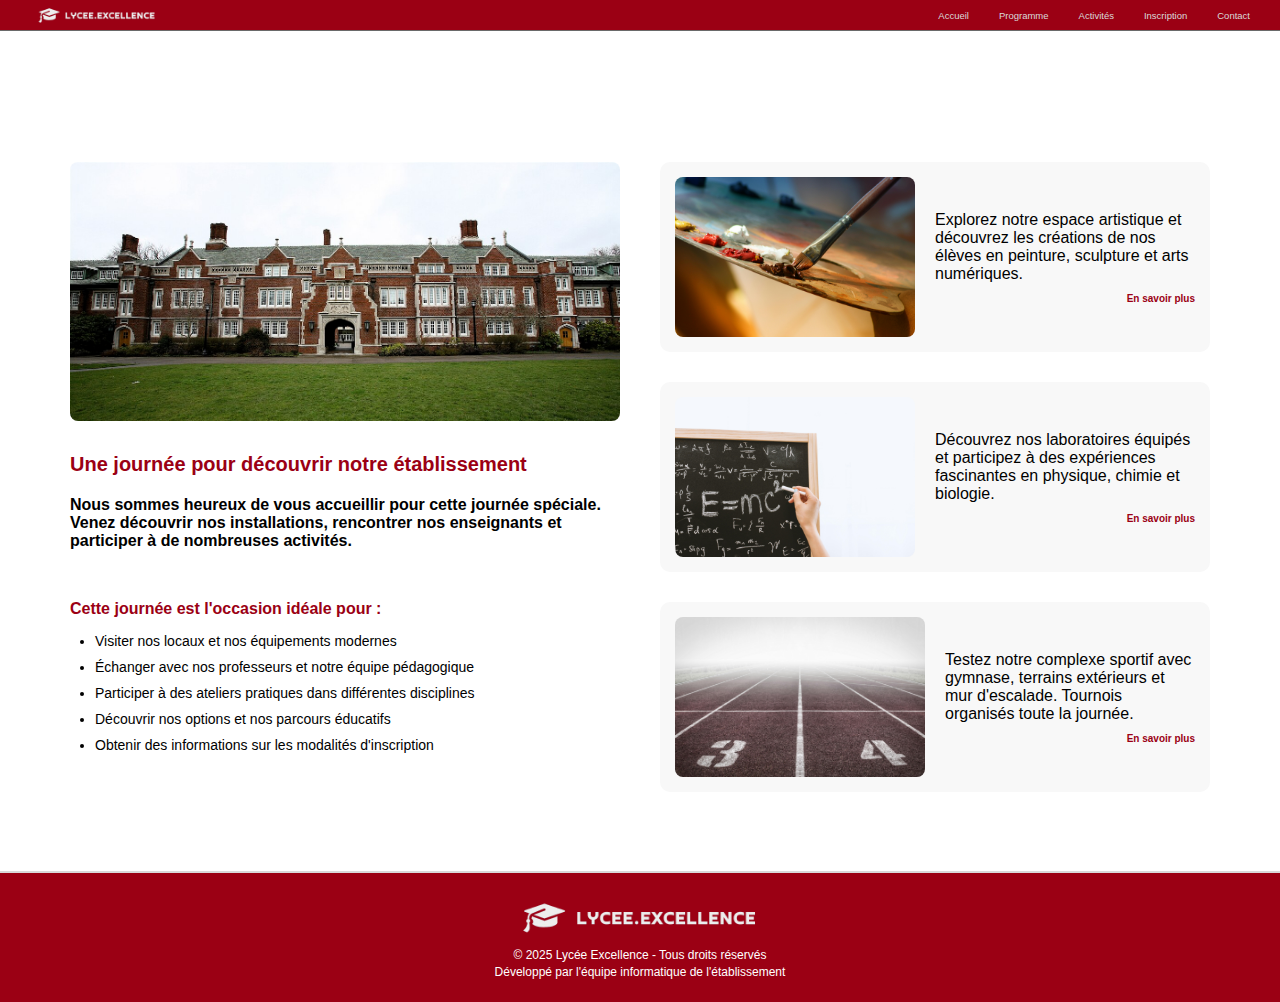
<file: index.html>
<!DOCTYPE html>
<html class="html" lang="fr">

<head>
    <meta charset="UTF-8">
    <meta name="viewport" content="width=device-width, initial-scale=1.0">
    <title>SITE ÉVÉNEMENTIEL SCOLAIRE</title>
    <link rel="stylesheet" href="assets/CSS/index.css">
    <link rel="stylesheet" href="assets/CSS/navbar.css">
    <link rel="stylesheet" href="assets/CSS/footer.css">
</head>

<body>
    <nav>
        <div class="container" >
            <a href="index.html" class="logo">
                <img src="images/logo.png" alt="logo"
                    style="width: auto; height: 2.5rem; margin-bottom: -10%; margin-top: -10%;">
            </a>
            <div class="burger-menu" onclick="toggleMenu()">
                <span></span>
                <span></span>
                <span></span>
            </div>
            <ul id="navMenu">
                <li><a href="index.html" onclick="closeMenu()">Accueil</a></li>
                <li><a href="pages/programme.html" onclick="closeMenu()">Programme</a></li>
                <li><a href="pages/events.html" onclick="closeMenu()">Activités</a></li>
                <li><a href="pages/Register.html" onclick="closeMenu()">Inscription</a></li>
                <li><a href="pages/contact.html" onclick="closeMenu()">Contact</a></li>
            </ul>
        </div>
    </nav>
    <section class="accueil" id="accueil">
        <div class="accueil-border">

            <div class="accueil-content">
                <div class="accueil-img">
                    <img src="images/home1.jpg" alt="Photo de la journée portes ouvertes de l’établissement">
                </div>

                <h2>Une journée pour découvrir notre établissement</h2>

                <h3>
                    Nous sommes heureux de vous accueillir pour cette journée spéciale.<br>
                    Venez découvrir nos installations, rencontrer nos enseignants et participer à de nombreuses
                    activités.
                </h3>

                <h4>Cette journée est l'occasion idéale pour :</h4>

                <ul>
                    <li>Visiter nos locaux et nos équipements modernes</li>
                    <li>Échanger avec nos professeurs et notre équipe pédagogique</li>
                    <li>Participer à des ateliers pratiques dans différentes disciplines</li>
                    <li>Découvrir nos options et nos parcours éducatifs</li>
                    <li>Obtenir des informations sur les modalités d'inscription</li>
                </ul>
            </div>

            <div class="accueil-cards">

                <div class="card">
                    <img src="images/pexels-daiangan-102127.jpg" alt="photo art">
                    <div class="card-text">
                        <p>Explorez notre espace artistique et découvrez les créations de nos élèves en peinture,
                            sculpture et arts numériques.</p>
                        <a href="#" class="btn">En savoir plus</a>
                    </div>
                </div>

                <div class="card">
                    <img src="images/pexels-jeshoots-com-147458-714699.jpg" alt="photo science">
                    <div class="card-text">
                        <p>Découvrez nos laboratoires équipés et participez à des expériences fascinantes en physique,
                            chimie et biologie.</p>
                        <a href="#" class="btn">En savoir plus</a>
                    </div>
                </div>

                <div class="card">
                    <img src="images/pexels-pixabay-163444.jpg" alt="photo sport">
                    <div class="card-text">
                        <p>Testez notre complexe sportif avec gymnase, terrains extérieurs et mur d'escalade. Tournois
                            organisés toute la journée.</p>
                        <a href="#" class="btn">En savoir plus</a>
                    </div>
                </div>

            </div>
        </div>
    </section>
    <footer class="footer">

    <div class="footer-center">
    <img src="images/logo.png" alt="Lycée Excellence Logo" class="footer-logo">
      <p>© 2025 Lycée Excellence - Tous droits réservés</p>
      <p>Développé par l'équipe informatique de l'établissement</p>
    </div>
  </footer>
      <script src="assets/JS/script.js"></script>
</body>

</html>
</file>
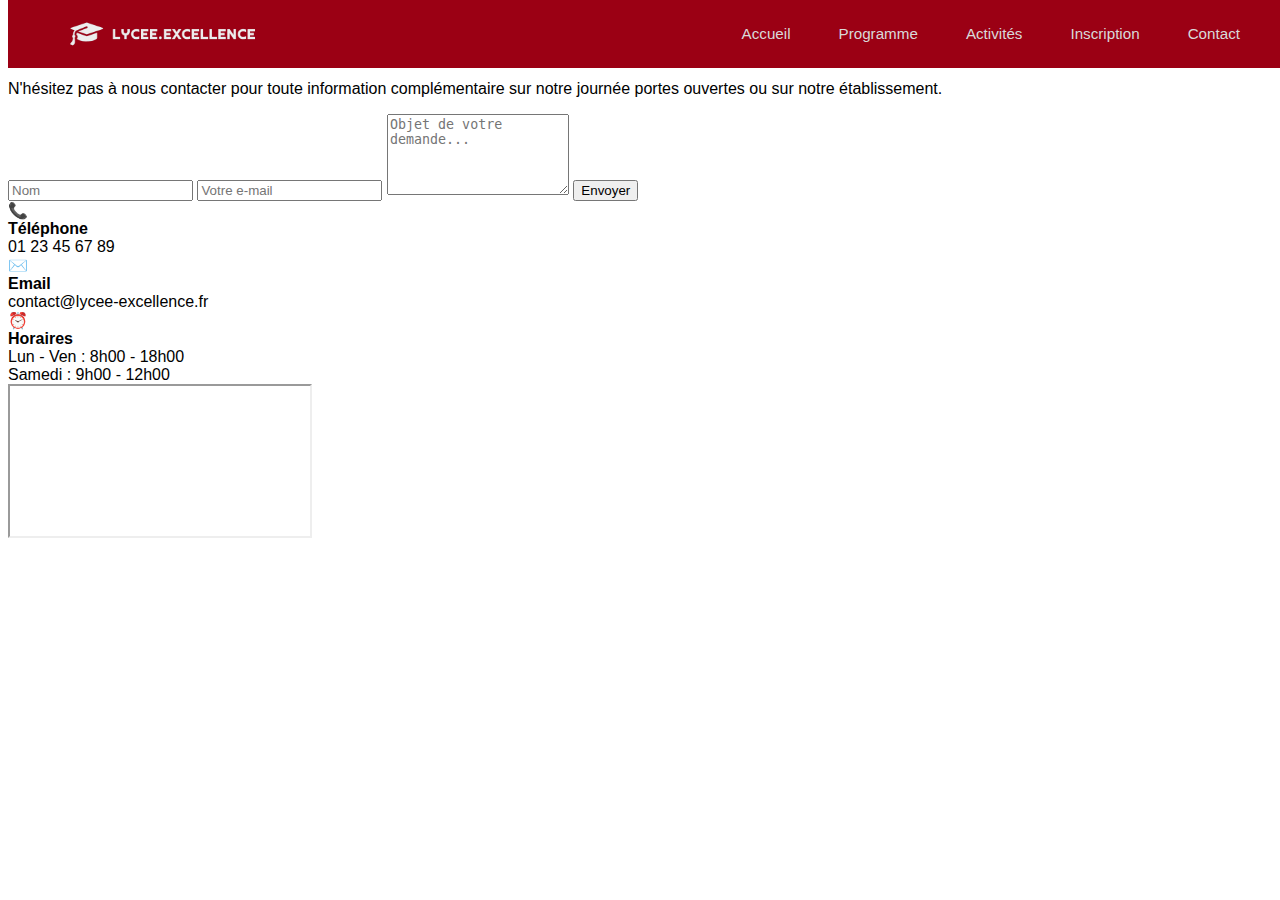
<file: pages/contact.html>
<!DOCTYPE html>
<html lang="fr">
<head>
  <meta charset="utf-8" />
  <meta name="viewport" content="width=device-width,initial-scale=1" />
  <title>Contact — Lycée Excellence</title>
  <link rel="stylesheet" href="../assets/CSS/contact.css" />
  <link rel="stylesheet" href="../assets/CSS/navbar.css" />
</head>
<body>

<nav>
        <div class="container">
            <a href="../index.html" class="logo">
                 <img src="../images/logo.png" alt="logo" style="width: auto; height: 2.5rem; margin-bottom: -10%; margin-top: -10%;">
            </a>
            <div class="burger-menu" onclick="toggleMenu()">
                <span></span>
                <span></span>
                <span></span>
            </div>
            <ul id="navMenu">
                <li><a href="../index.html" onclick="closeMenu()">Accueil</a></li>
                <li><a href="programme.html" onclick="closeMenu()">Programme</a></li>
                <li><a href="events.html" onclick="closeMenu()">Activités</a></li>
                <li><a href="Register.html" onclick="closeMenu()">Inscription</a></li>
                <li><a href="contact.html" onclick="closeMenu()">Contact</a></li>
            </ul>
        </div>
    </nav>



  <main class="contact-page">
    <div class="card">
      <section class="left">
        <h1 class="title">Nous contacter:</h1>
        <p class="paragraph">
          N'hésitez pas à nous contacter pour toute information complémentaire sur notre
          journée portes ouvertes ou sur notre établissement.
        </p>

        <form class="contact-form" action="#" method="post" novalidate>
          <input id="name" name="name" type="text" placeholder="Nom" required />

          <input id="email" name="email" type="email" placeholder="Votre e-mail" required />

          <textarea id="message" name="message" rows="5" placeholder="Objet de votre demande..." required></textarea>

          <button type="submit" class="btn">Envoyer</button>
        </form>

        <div class="contact-info">
          <div class="info-item">
            <span class="icon">📞</span>
            <div>
              <strong>Téléphone</strong><br />
              01 23 45 67 89
            </div>
          </div>

          <div class="info-item">
            <span class="icon">✉️</span>
            <div>
              <strong>Email</strong><br />
              contact@lycee-excellence.fr
            </div>
          </div>

          <div class="info-item">
            <span class="icon">⏰</span>
            <div>
              <strong>Horaires</strong><br />
              Lun - Ven : 8h00 - 18h00<br />
              Samedi : 9h00 - 12h00
            </div>
          </div>
        </div>
      </section>

      <div class="right">

        <div class="red-panel"></div>

        
        <div class="map-card">
          <iframe
            title="Nador, Morocco"
            src="https://www.google.com/maps?q=Nador,+Morocco&hl=fr&z=13&output=embed"
            allowfullscreen
            loading="lazy"
            referrerpolicy="no-referrer-when-downgrade"></iframe>
        </div>
      </div>
    </div>
  </main>
  <script src="../assets/JS/script.js"></script>
</body>
</html>
</file>
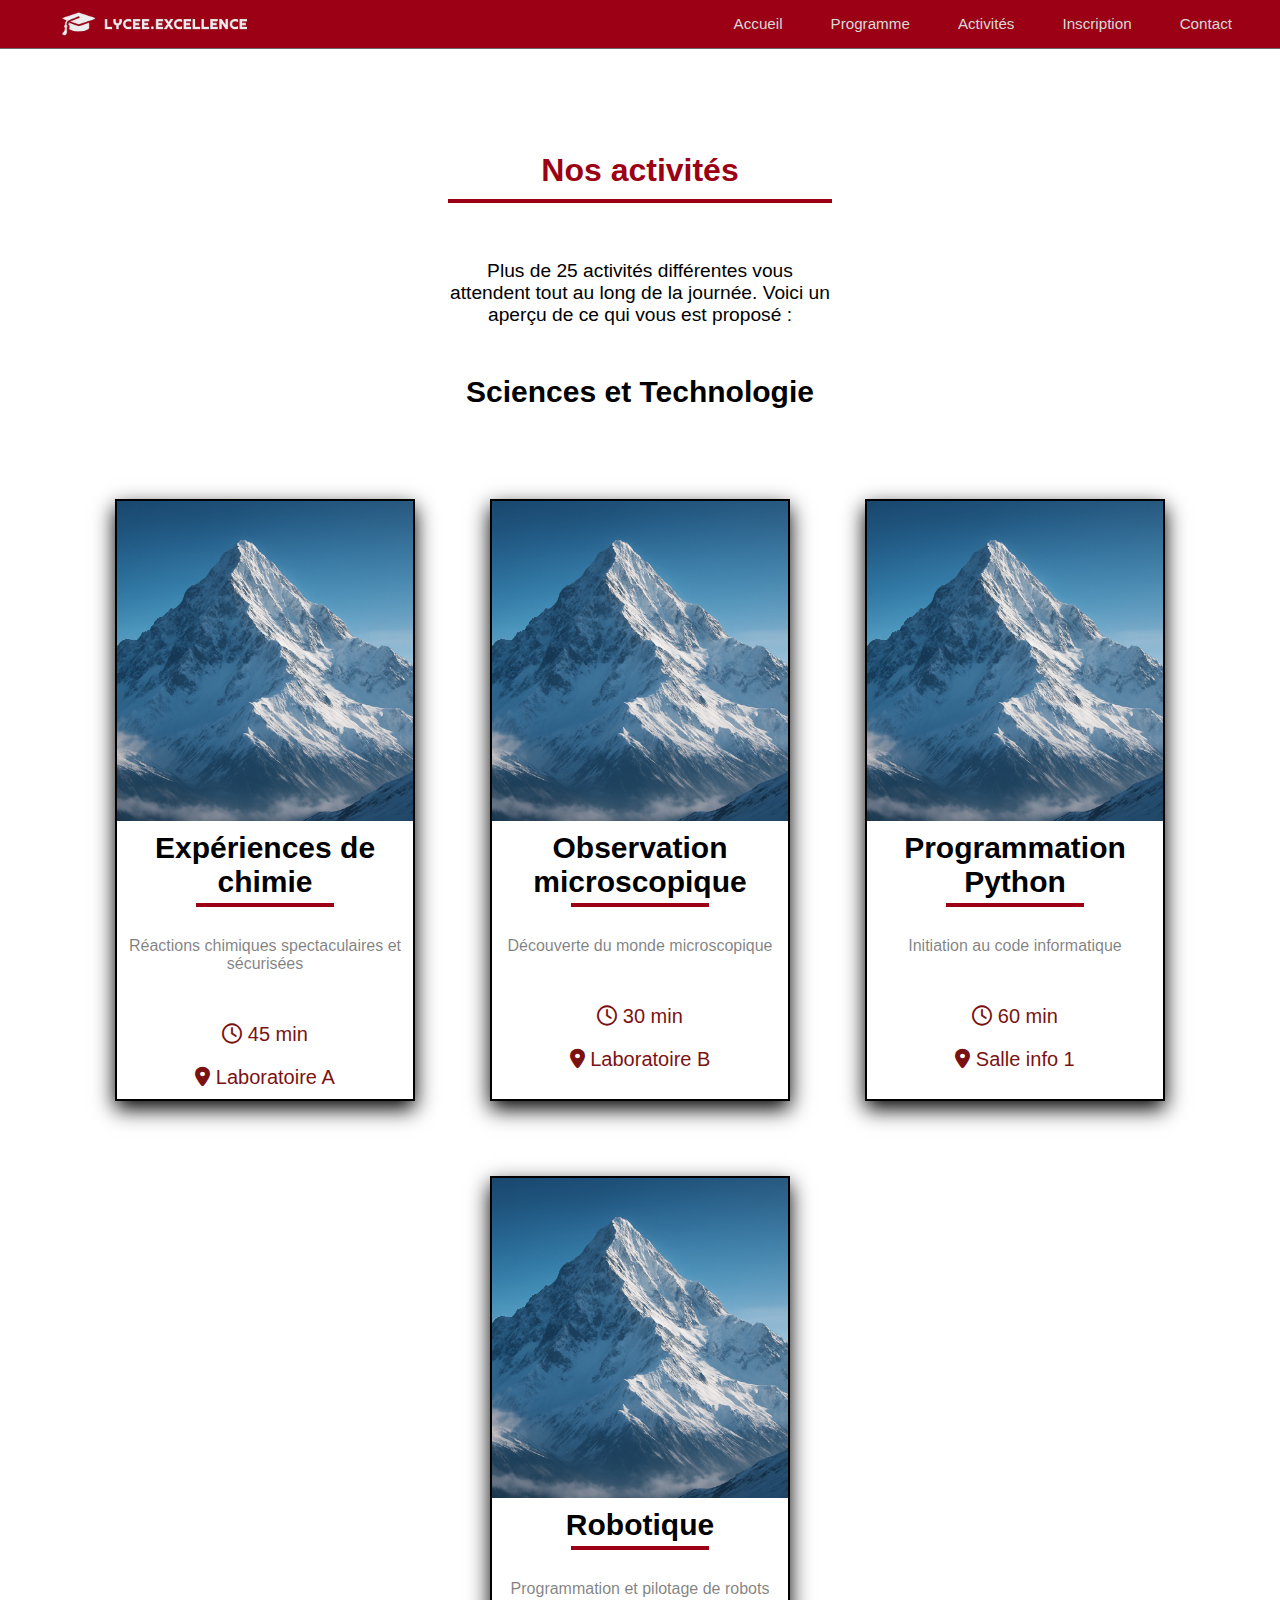
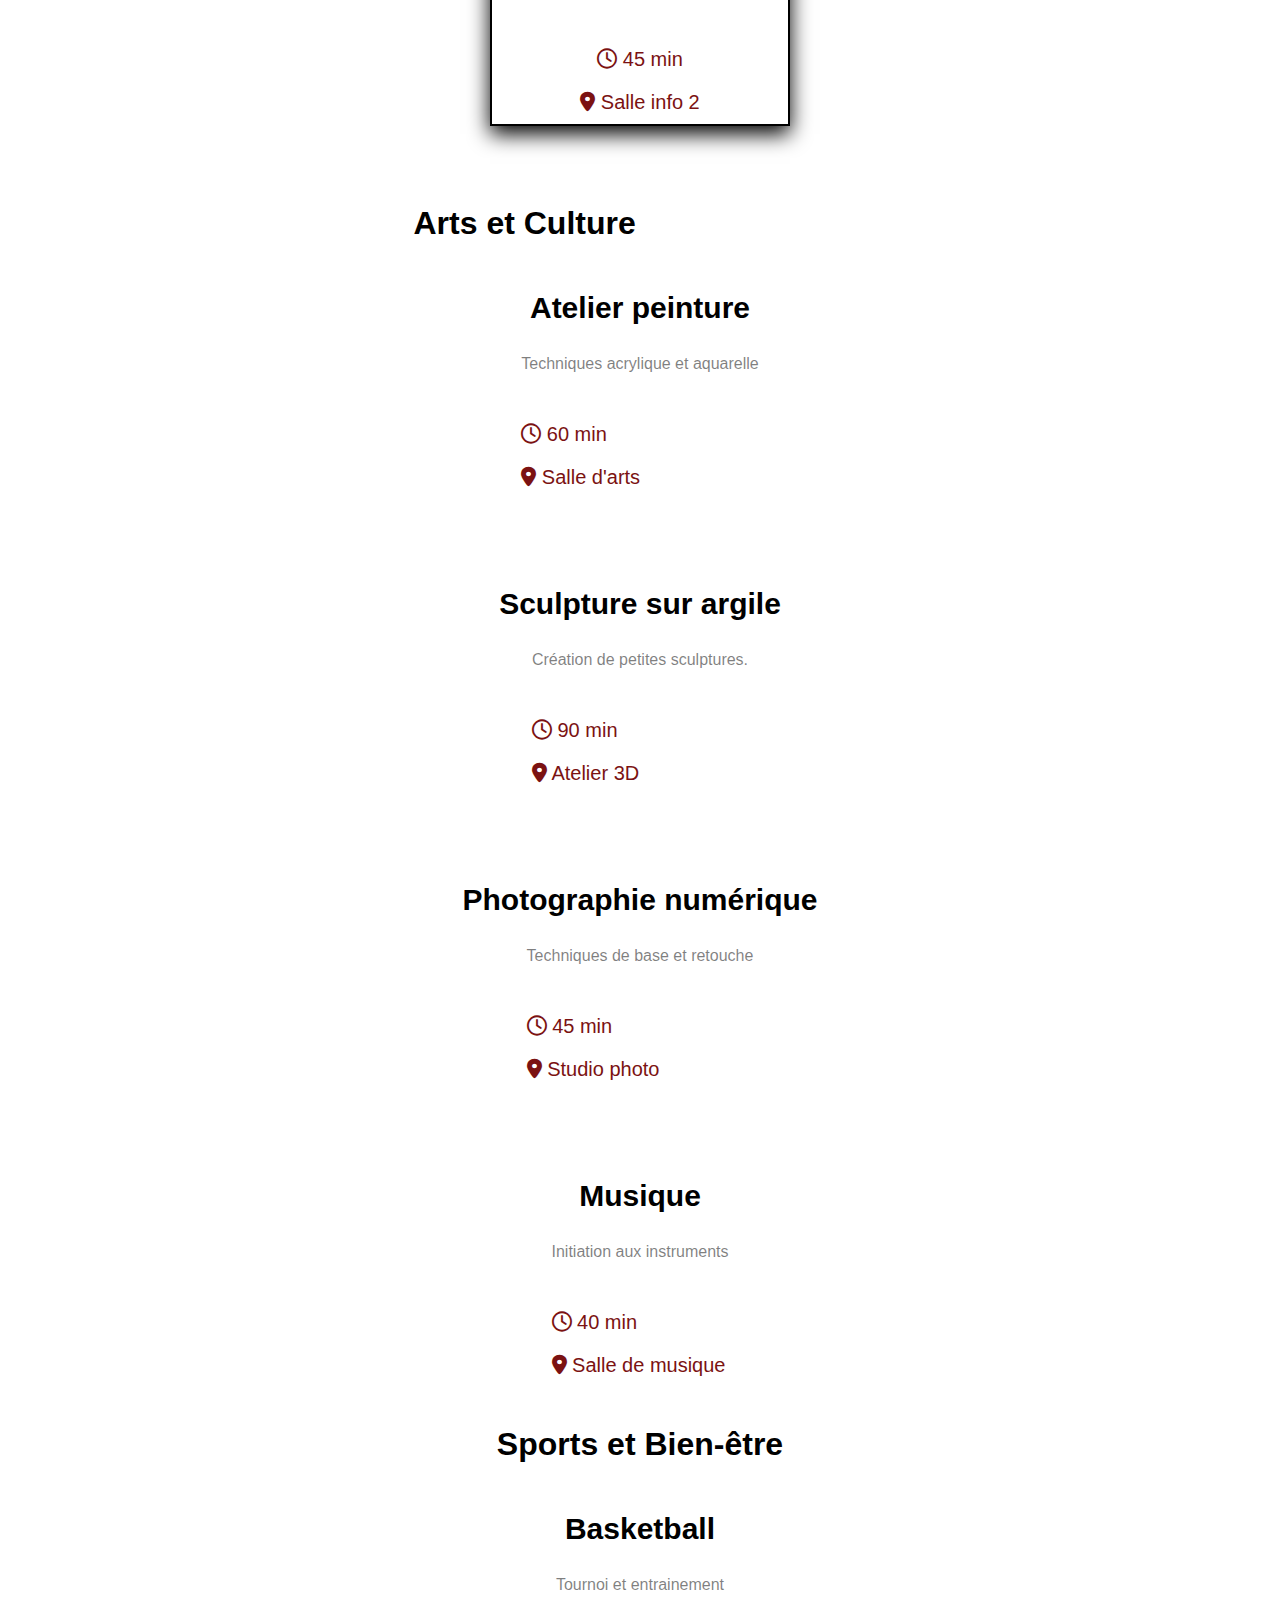
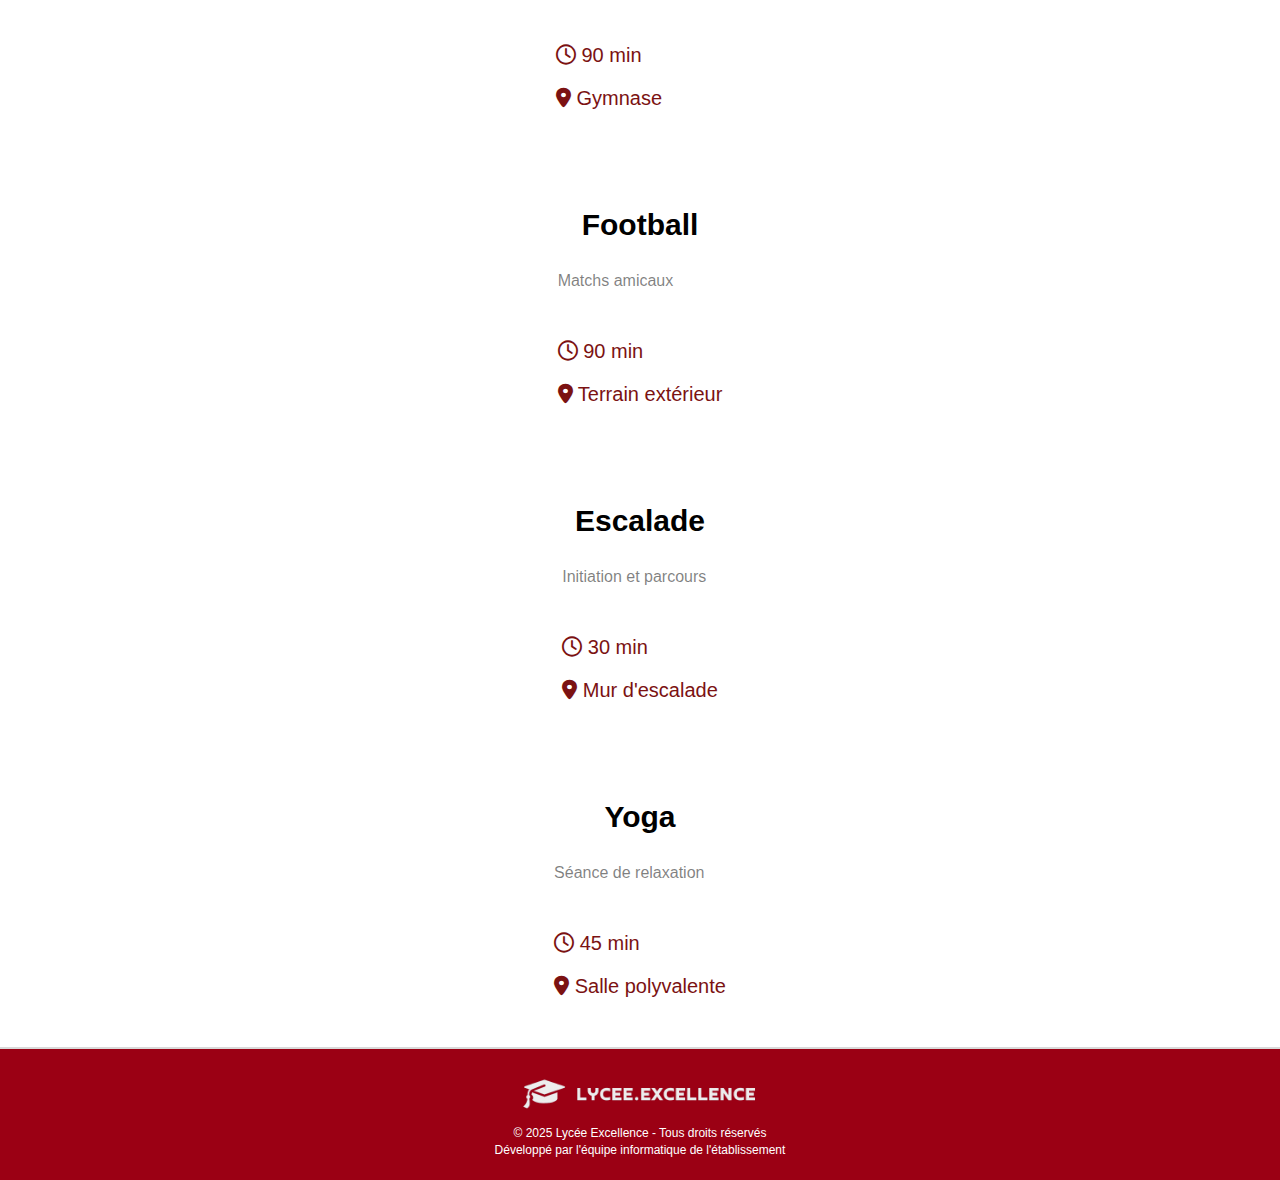
<file: pages/events.html>
<!DOCTYPE html>
<html lang="en">
<head>
    <meta charset="UTF-8">
    <meta name="viewport" content="width=device-width, initial-scale=1.0">
    <title>Events Page.</title>
    <link rel="stylesheet" href="../assets/CSS/event.css">
    <link rel="stylesheet" href="../assets/CSS/navbar.css">
    <link rel="stylesheet" href="../assets/CSS/footer.css">
    <link rel="stylesheet" href="https://cdnjs.cloudflare.com/ajax/libs/font-awesome/6.5.0/css/all.min.css">

</head>
<body>
    <nav>
        <div class="container">
            <a href="index.html" class="logo">
                 <img class="img-logo" src="../images/logo.png" alt="logo">
            </a>
            <div class="burger-menu" onclick="toggleMenu()">
                <span></span>
                <span></span>
                <span></span>
            </div>
            <ul id="navMenu">
                <li><a href="../index.html" onclick="closeMenu()">Accueil</a></li>
                <li><a href="programme.html" onclick="closeMenu()">Programme</a></li>
                <li><a href="events.html" onclick="closeMenu()">Activités</a></li>
                <li><a href="Register.html" onclick="closeMenu()">Inscription</a></li>
                <li><a href="contact.html" onclick="closeMenu()">Contact</a></li>
            </ul>
        </div>
    </nav>
    <section id="Events">
    <div class="Top">
<div class="welcome">
<h1>Nos activités</h1>
<span></span>
<p>Plus de 25 activités différentes vous attendent tout au long de la journée. Voici un aperçu de ce qui vous est proposé :</p>
</div>
    </div>
    <div class="Bottom">
<div class="headline">
    <h1>Sciences et Technologie</h1>
</div>
<div class="cards">

    <div class="card">
<div class="Top">

</div>
<div class="Bottom">
    <div class="headline">
        <h1>Expériences de chimie</h1>
    </div>
    <span></span>
    <div class="info">
        <div class="des">
<p>Réactions chimiques spectaculaires et sécurisées</p>
    </div>
    <div class="time_location">
<div class="time">
<p><i class="fa-regular fa-clock"></i> 45 min</p>
</div>
<div class="location">
<p><i class="fa-solid fa-location-dot"></i> Laboratoire A</p>
</div>
    </div>
    </div>
</div>
    </div>
        <div class="card">
<div class="Top">

</div>
<div class="Bottom">
    <div class="headline">
        <h1>Observation microscopique</h1>
    </div>
    <span></span>
    <div class="info">
        <div class="des">
<p>	Découverte du monde microscopique</p>
    </div>
    <div class="time_location">
<div class="time">
<p><i class="fa-regular fa-clock"></i> 30 min</p>
</div>
<div class="location">
<p><i class="fa-solid fa-location-dot"></i> Laboratoire B</p>
</div>
    </div>
    </div>
</div>
    </div>
        <div class="card">
<div class="Top">

</div>
<div class="Bottom">
    <div class="headline">
        <h1>Programmation Python</h1>
    </div>
    <span></span>
    <div class="info">
        <div class="des">
<p>Initiation au code informatique</p>
    </div>
    <div class="time_location">
<div class="time">
<p><i class="fa-regular fa-clock"></i> 60 min</p>
</div>
<div class="location">
<p><i class="fa-solid fa-location-dot"></i> Salle info 1</p>
</div>
    </div>
    </div>
</div>
    </div>
        <div class="card">
<div class="Top">

</div>
<div class="Bottom">
    <div class="headline">
        <h1>Robotique</h1>
    </div>
    <span></span>
    <div class="info">
        <div class="des">
<p>Programmation et pilotage de robots</p>
    </div>
    <div class="time_location">
<div class="time">
<p><i class="fa-regular fa-clock"></i> 45 min</p>
</div>
<div class="location">
<p><i class="fa-solid fa-location-dot"></i> Salle info 2</p>
</div>
    </div>
    </div>
</div>
    </div>
</div>
    </div>
   <div class="Bottom-2">
<div class="headline">
    <h1>Arts et Culture</h1>
</div>
<div class="cards">

    <div class="card">
<div class="Top">

</div>
<div class="Bottom">
    <div class="headline">
        <h1>Atelier peinture</h1>
    </div>
    <span></span>
    <div class="info">
        <div class="des">
<p>Techniques acrylique et aquarelle</p>
    </div>
    <div class="time_location">
<div class="time">
<p><i class="fa-regular fa-clock"></i> 60 min</p>
</div>
<div class="location">
<p><i class="fa-solid fa-location-dot"></i> Salle d'arts</p>
</div>
    </div>
    </div>
</div>
    </div>
        <div class="card">
<div class="Top">

</div>
<div class="Bottom">
    <div class="headline">
        <h1>Sculpture sur argile</h1>
    </div>
    <span></span>
    <div class="info">
        <div class="des">
<p>Création de petites sculptures.</p>
    </div>
    <div class="time_location">
<div class="time">
<p><i class="fa-regular fa-clock"></i> 90 min</p>
</div>
<div class="location">
<p><i class="fa-solid fa-location-dot"></i> Atelier 3D</p>
</div>
    </div>
    </div>
</div>
    </div>
        <div class="card">
<div class="Top">

</div>
<div class="Bottom">
    <div class="headline">
        <h1>Photographie numérique</h1>
    </div>
    <span></span>
    <div class="info">
        <div class="des">
<p>Techniques de base et retouche</p>
    </div>
    <div class="time_location">
<div class="time">
<p><i class="fa-regular fa-clock"></i> 45 min</p>
</div>
<div class="location">
<p><i class="fa-solid fa-location-dot"></i> Studio photo</p>
</div>
    </div>
    </div>
</div>
    </div>
        <div class="card">
<div class="Top">

</div>
<div class="Bottom">
    <div class="headline">
        <h1>Musique</h1>
    </div>
    <span></span>
    <div class="info">
        <div class="des">
<p>Initiation aux instruments</p>
    </div>
    <div class="time_location">
<div class="time">
<p><i class="fa-regular fa-clock"></i> 40 min</p>
</div>
<div class="location">
<p><i class="fa-solid fa-location-dot"></i> Salle de musique</p>
</div>
    </div>
    </div>
</div>
    </div>
</div>
    </div>
     <div class="Bottom-3">
<div class="headline">
    <h1>Sports et Bien-être</h1>
</div>
<div class="cards">

    <div class="card">
<div class="Top">

</div>
<div class="Bottom">
    <div class="headline">
        <h1>Basketball</h1>
    </div>
    <span></span>
    <div class="info">
        <div class="des">
<p>Tournoi et entrainement</p>
    </div>
    <div class="time_location">
<div class="time">
<p><i class="fa-regular fa-clock"></i> 	90 min</p>
</div>
<div class="location">
<p><i class="fa-solid fa-location-dot"></i> Gymnase</p>
</div>
    </div>
    </div>
</div>
    </div>
        <div class="card">
<div class="Top">

</div>
<div class="Bottom">
    <div class="headline">
        <h1>Football</h1>
    </div>
    <span></span>
    <div class="info">
        <div class="des">
<p>Matchs amicaux</p>
    </div>
    <div class="time_location">
<div class="time">
<p><i class="fa-regular fa-clock"></i> 90 min</p>
</div>
<div class="location">
<p><i class="fa-solid fa-location-dot"></i> Terrain extérieur</p>
</div>
    </div>
    </div>
</div>
    </div>
        <div class="card">
<div class="Top">

</div>
<div class="Bottom">
    <div class="headline">
        <h1>Escalade</h1>
    </div>
    <span></span>
    <div class="info">
        <div class="des">
<p>Initiation et parcours</p>
    </div>
    <div class="time_location">
<div class="time">
<p><i class="fa-regular fa-clock"></i> 30 min</p>
</div>
<div class="location">
<p><i class="fa-solid fa-location-dot"></i> Mur d'escalade</p>
</div>
    </div>
    </div>
</div>
    </div>
        <div class="card">
<div class="Top">

</div>
<div class="Bottom">
    <div class="headline">
        <h1>Yoga</h1>
    </div>
    <span></span>
    <div class="info">
        <div class="des">
<p>Séance de relaxation</p>
    </div>
    <div class="time_location">
<div class="time">
<p><i class="fa-regular fa-clock"></i> 45 min</p>
</div>
<div class="location">
<p><i class="fa-solid fa-location-dot"></i> Salle polyvalente</p>
</div>
    </div>
    </div>
</div>
    </div>
</div>
    </div>
    </section>
     <footer class="footer">

    <div class="footer-center">
    <img src="../images/logo.png" alt="Lycée Excellence Logo" class="footer-logo">
      <p>© 2025 Lycée Excellence - Tous droits réservés</p>
      <p>Développé par l'équipe informatique de l'établissement</p>
    </div>
  </footer>
    <script src="../assets/JS/script.js"></script>
</body>
</html>
</file>
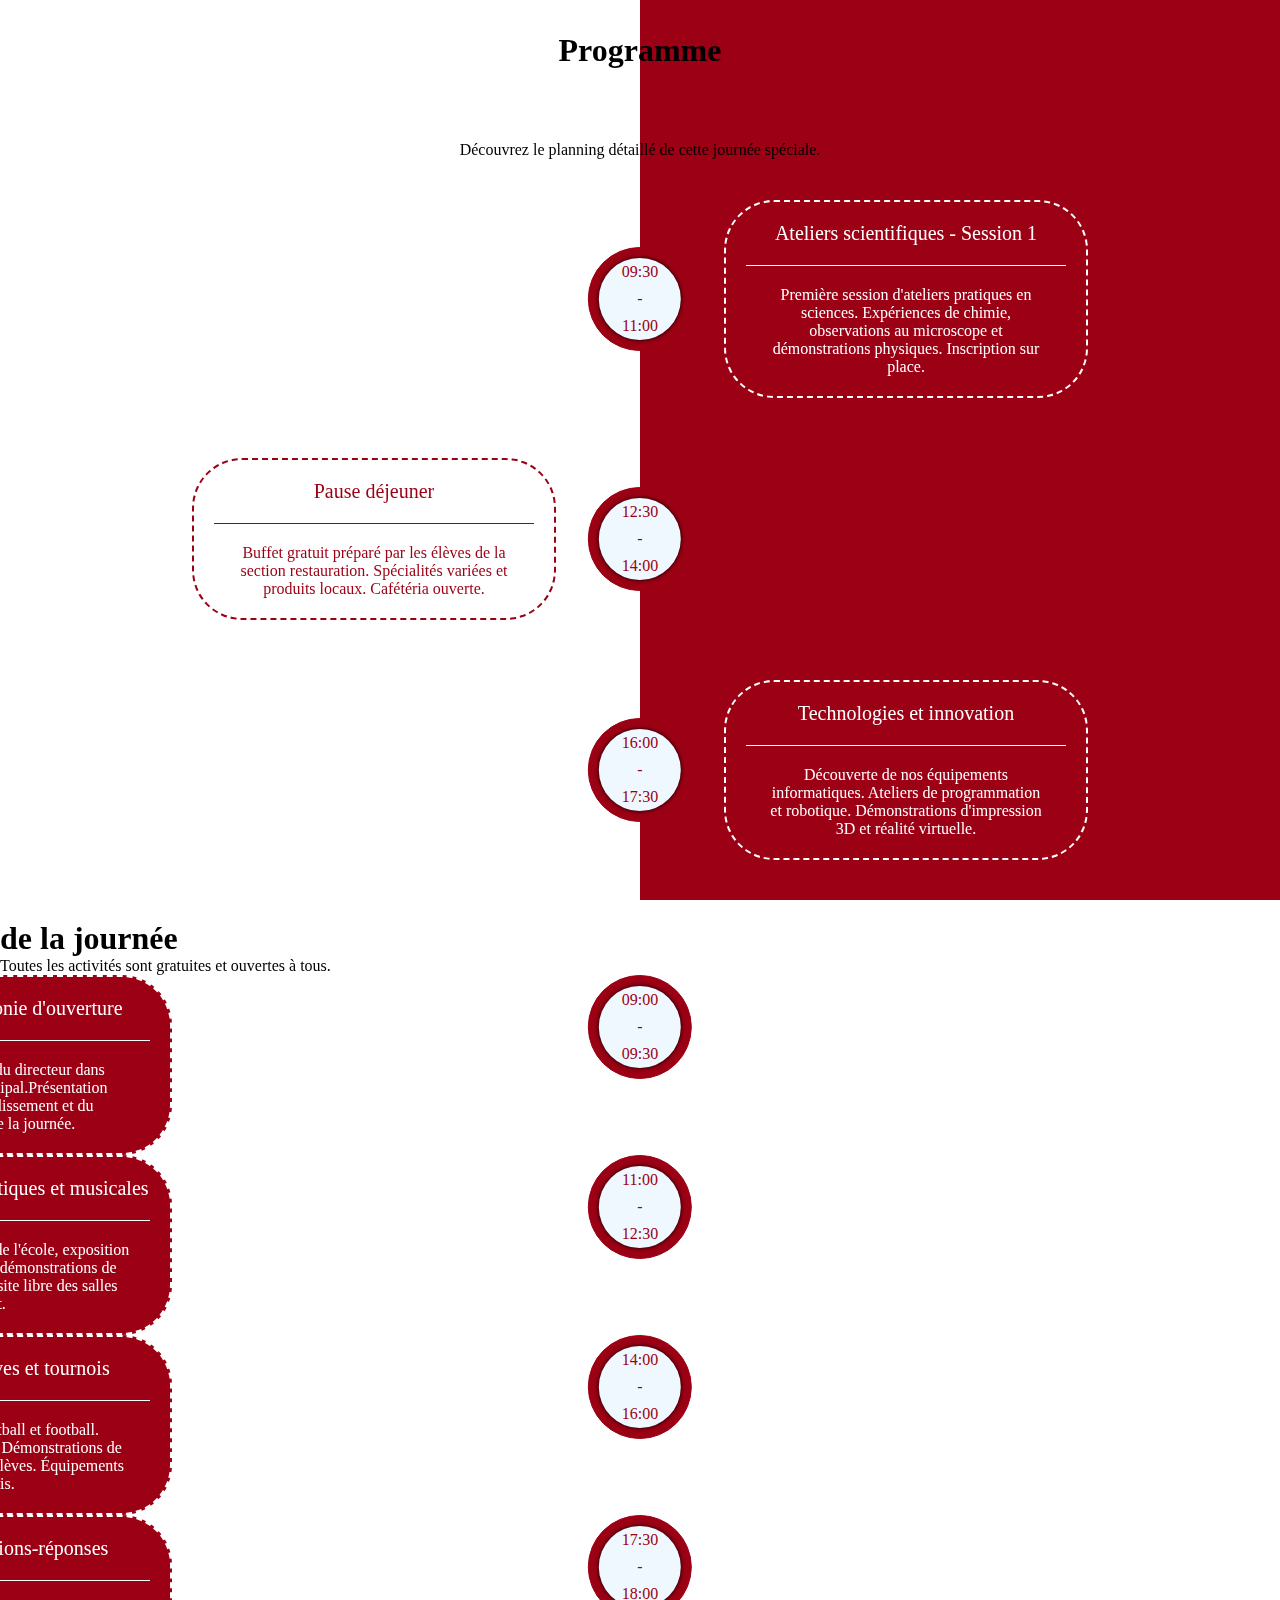
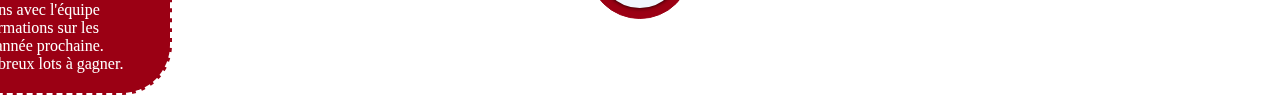
<file: pages/programme.html>
<!DOCTYPE html>
<html lang="en">

<head>
    <meta charset="UTF-8">
    <meta name="viewport" content="width=device-width, initial-scale=1.0">
    <title>Document</title>
    <link rel="stylesheet" href="../assets/CSS/programme.css">
</head>

<body>
    <section class="programme">

        <div class="right-white">
            <h1 class="title">Programme </h1>
            <p class="text">Découvrez le planning détaillé de cette journée spéciale.</p>
            <div class="timeline">
                <div class="text-container">
                    <div class="con-text">
                        Ateliers scientifiques - Session 1
                    </div>
                    <span class="line"></span>
                    <div class="paragraph">
                        Première session d'ateliers pratiques en sciences. Expériences de
                        chimie, observations au microscope et démonstrations physiques.
                        Inscription sur place.
                    </div>
                </div>
                <div class="cercle-out">
                    <div class="cercle-in">
                        <p> 09:30</p>
                        <p>-</p>
                        <p>11:00</p>
                    </div>
                </div>


            </div>
            <div class="timeline">
                <div class="text-container">
                    <div class="con-text">
                        Pause déjeuner
                    </div>
                    <span class="line"></span>
                    <div class="paragraph">
                        Buffet gratuit préparé par les élèves de la section restauration.
                        Spécialités variées et produits locaux. Cafétéria ouverte.
                    </div>
                </div>
                <div class="cercle-out">
                    <div class="cercle-in">
                        <p> 12:30</p>
                        <p>-</p>
                        <p>14:00</p>
                    </div>
                </div>


            </div>
            <div class="timeline">
                <div class="text-container">
                    <div class="con-text">
                        Technologies et innovation
                    </div>
                    <span class="line"></span>
                    <div class="paragraph">
                        Découverte de nos équipements informatiques. Ateliers de
                        programmation et robotique. Démonstrations d'impression
                        3D et réalité virtuelle.
                    </div>
                </div>
                <div class="cercle-out">
                    <div class="cercle-in">
                        <p>16:00</p>
                        <p>-</p>
                        <p>17:30</p>
                    </div>
                </div>


            </div>
        </div>
        <div class="right-red">
            <h1 class="white-text"> de la journée</h1>
            <span class="white-text"> Toutes les activités sont gratuites et ouvertes à tous.</span>
            <div class="timeline1">
                <div class="cercle-out">
                    <div class="cercle-in">
                        <p> 09:00</p>
                        <p>-</p>
                        <p>09:30</p>
                    </div>
                </div>
                <div class="text-container">
                    <div class="con-text">
                        Accueil et cérémonie d'ouverture
                    </div>
                    <span class="line"></span>
                    <div class="paragraph">
                        Mot de bienvenue du directeur dans l'amphithéâtre principal.Présentation
                        générale de l'établissement et du déroulement de la journée.
                    </div>
                </div>

            </div>
            <div class="timeline1">
                <div class="cercle-out">
                    <div class="cercle-in">
                        <p> 11:00</p>
                        <p>-</p>
                        <p>12:30</p>
                    </div>
                </div>
                <div class="text-container">
                    <div class="con-text">
                        Démonstrations artistiques et musicales
                    </div>
                    <span class="line"></span>
                    <div class="paragraph">
                        Concert de l'orchestre de l'école, exposition des travaux d'élèves,
                        démonstrations de peinture en direct. Visite libre des salles d'art.
                    </div>
                </div>

            </div>
            <div class="timeline1">
                <div class="cercle-out">
                    <div class="cercle-in">
                        <p> 14:00</p>
                        <p>-</p>
                        <p>16:00</p>
                    </div>
                </div>
                <div class="text-container">
                    <div class="con-text">
                        Activités sportives et tournois
                    </div>
                    <span class="line"></span>
                    <div class="paragraph">
                        Tournois de basketball et football. Initiation à l'escalade. Démonstrations
                        de gymnastique par nos élèves. Équipements fournis.
                    </div>
                </div>

            </div>
            <div class="timeline1">
                <div class="cercle-out">
                    <div class="cercle-in">
                        <p> 17:30</p>
                        <p>-</p>
                        <p>18:00</p>
                    </div>
                </div>
                <div class="text-container">
                    <div class="con-text">
                        Clôture et questions-réponses
                    </div>
                    <span class="line"></span>
                    <div class="paragraph">
                        Session de questions avec l'équipe pédagogique. Informations sur
                        les inscriptions pour l'année prochaine. Tombola avec de nombreux lots
                        à gagner.
                    </div>
                </div>

            </div>
        </div>








    </section>
</body>

</html>
</file>
<file: assets/CSS/index.css>
* {
    margin: 0;
    padding: 0;
    box-sizing: border-box;
    text-decoration: none;
    scroll-behavior: smooth;
}
.html {
    overflow-x: hidden;
    font-size: 62.5%;
}
.accueil {
    display: flex;
    justify-content: center;
    align-items: center;
    padding: 3rem;
}

.accueil-border {
    display: flex;
    flex-direction: row;
    align-items: flex-start;
    justify-content: space-between;
    gap: 4rem;
    padding: 3rem;
    max-width: 1200px;
    width: 100%;
    margin: auto;
}

.accueil-content {
    flex: 1;
    display: flex;
    flex-direction: column;
}

.accueil-img img {
    width: 100%;
    max-width: 80rem;
    height: auto;
    object-fit: cover;
    border-radius: 0.8rem;
    margin-bottom: 3rem;
}

.accueil-content h2 {
    font-size: 2rem;
    color: var(--main-color);
    margin-bottom: 2rem;
}

.accueil-content h3 {
    font-size: 1.6rem;
    margin-bottom: 5rem;
}

.accueil-content h4 {
    font-size: 1.6rem;
    margin-bottom: 1.5rem;
    color: var(--main-color);
}

.accueil-content ul {
    list-style: disc;
    padding-left: 2.5rem;
}

.accueil-content li {
    font-size: 1.4rem;
    margin-bottom: 1rem;
}


.accueil-cards {
    flex: 1;
    display: flex;
    flex-direction: column;
    gap: 3rem;
}

.card {
    display: flex;
    flex-direction: row;
    align-items: center;
    gap: 2rem;
    background-color: #f8f8f8;
    border-radius: 1rem;
    padding: 1.5rem;
    transition: transform 0.3s ease;
}

.card:hover {
    transform: translateY(-5px);
}

.card img {
    width: 25rem;
    height: 16rem;
    object-fit: cover;
    border-radius: 0.8rem;
}

.card-text p {
    font-size: 1.6rem;
    margin-bottom: 1rem;
}

.card-text .btn {
    display: flex;
    justify-content: flex-end;
    color: var(--main-color);
    font-weight: 600;
    transition: color 0.3s;
}

.card-text .btn:hover {
    color: var(--main-color);
}

@media (max-width: 1024px) {
    .accueil-border {
        flex-direction: column;
        align-items: center;
    }

    .accueil-cards {
        width: 100%;
    }

    .card {
        flex-direction: column;
        text-align: center;
    }

    .card img {
        width: 100%;
        height: auto;
    }
}

@media (max-width: 768px) {
    html {
        font-size: 55%;
    }

    .accueil {
        padding: 2rem;
    }

    .accueil-border {
        padding: 2rem;
        gap: 2rem;
    }

    .accueil-content h2 {
        font-size: 2.4rem;
    }

    .accueil-content h3,
    .accueil-content h4,
    .accueil-content li {
        font-size: 1.6rem;
    }

    .card {
        padding: 1rem;
    }
}
</file>
<file: assets/CSS/navbar.css>
:root {
    --bg-color: #ffffff;
    --text-color: #000;
    --main-color: #9B0014;
    --maroon: #000000;
    --light-gray: #D9D9D9;
    --text: #ffffff;
}

body {
    font-family: "Poppins", sans-serif;
    background-color: var(--bg-color);
    color: var(--text-color);
    overflow-x: hidden;
}
nav {
    position: fixed;
    top: 0;
    width: 100%;
    background: #9B0014;
    z-index: 1000;
    border-bottom: 1px solid var(--text);
}

.img-logo {
    width: auto;
    height: 2.5rem;
    margin-bottom: -10%;
    margin-top: -10%;
}

nav .container {
    max-width: 1400px;
    margin: 0 auto;
    padding: 1.5rem 3rem;
    display: flex;
    justify-content: space-between;
    align-items: center;
    height: 20px;
}

nav .logo {
    display: flex;
    align-items: center;
    gap: 0.5rem;
}

nav ul {
    display: flex;
    list-style: none;
    gap: 3rem;
}

nav ul li a {
    color: var(--light-gray);
    text-decoration: none;
    font-weight: 500;
    font-size: 0.95rem;
    transition: color 0.3s;
    position: relative;
}

nav ul li a:hover {
    color: var(--maroon);
}

nav ul li a::after {
    content: '';
    position: absolute;
    bottom: -5px;
    left: 0;
    width: 0;
    height: 2px;
    background: var(--text);
    transition: width 0.3s;
}

nav ul li a:hover::after {
    width: 100%;
}

.burger-menu {
    display: none;
    flex-direction: column;
    gap: 5px;
    cursor: pointer;
    z-index: 1001;
}

.burger-menu span {
    width: 28px;
    height: 3px;
    background: var(--light-gray);
    border-radius: 3px;
    transition: all 0.3s;
}

.burger-menu.active span:nth-child(1) {
    transform: rotate(45deg) translate(8px, 8px);
}

.burger-menu.active span:nth-child(2) {
    opacity: 0;
}

.burger-menu.active span:nth-child(3) {
    transform: rotate(-45deg) translate(7px, -7px);
}

@media (max-width: 768px) {
    nav .container {
        padding: 1rem 1.5rem;
    }

    .burger-menu {
        display: flex;
    }

    .burger-menu span {
        background: var(--maroon);
    }

    nav ul {
        position: fixed;
        top: 0;
        right: -100%;
        width: 70%;
        height: 100vh;
        background: rgba(255, 255, 255, 0.98);
        backdrop-filter: blur(20px);
        flex-direction: column;
        justify-content: center;
        align-items: center;
        gap: 2rem;
        transition: right 0.4s ease;
        box-shadow: -5px 0 20px rgba(0, 0, 0, 0.1);
    }

    nav ul.active {
        right: 0;
    }

    nav ul li a {
        font-size: 1.5rem;
        color: var(--maroon);
    }

    nav ul li a::after {
        display: none;
    }

    .hero-text h1 {
        font-size: 2.5rem;
    }

    .section-header h2 {
        font-size: 2rem;
    }

}
</file>
<file: assets/CSS/contact.css>
<!DOCTYPE html>
<html lang="en">
<head>
    <meta charset="UTF-8">
    <meta name="viewport" content="width=device-width, initial-scale=1.0">
    <title>Document</title>
</head>
<body style=" margin: 10%;">
    
    <div style="display:flex; flex-direction: row; flex-wrap: wrap;  flex: 4; height: 100%; background-color: gray; border-radius: 20px; ">
        <div style="flex: 3;">contactez nous
            <img src="Screenshot 2025-10-20 230840.png">

        </div>
        <div style="flex: 1; background-color: brown; border-radius: 20px">
            <iframe class="map" src="https://www.google.com/maps/embed?pb=!1m18!1m12!1m3!1d831.4831079806626!2d-9.4201588!3d30.365880200000003!2m3!1f0!2f0!3f0!3m2!1i1024!2i768!4f13.1!3m3!1m2!1s0xdb3c5a6e0a7192d%3A0xee9698bec43ca6cd!2sChampions%20Factory!5e1!3m2!1sfr!2sma!4v1703674558772!5m2!1sfr!2sma" width="20%" height="30%" style="border:0; position: absolute; margin-top:5%; margin-left: -10rem; border-radius: 20px;" allowfullscreen="" loading="lazy" referrerpolicy="no-referrer-when-downgrade"></iframe>
        
            card maps</div>
    </div>
</body>
</html>
</file>
<file: assets/CSS/event.css>
:root{
    --main_color:  #9B0014;
    --back_up: #7B1212;
}
*{
    margin: 0;
    padding: 0;
    box-sizing: border-box;
}

#Events{
    display: flex;
    flex-direction: column;
    justify-content: center;
    align-items: center;
    padding-top: 50px;
}
#Events .Top{

    display: flex;
    flex-direction: column;
    align-items: center;
    justify-content: center;
    text-align: center;
    width: 30%;
    height: auto;
}
#Events .Top .welcome h1{
    color: #9B0014;
}
#Events .Top .welcome span{
display: inline-block;
  border-bottom: 4px solid #9B0014;
  padding-bottom: 4px;
  width: 100%;
}

#Events .Top .welcome p{
    font-size: larger;
    margin-top: 53px;
}

#Events .Bottom{
    
    display: flex;
    flex-direction: column;
    align-items: center;
    width: 100%;
    height: auto;
    padding: 49px;
    
}
#Events .Bottom .headline h1{
font-size: 30px;
}
#Events .Bottom .cards{
    padding: 30px;
    margin-top: 60px;
    background: #ffffff;
    width: 100%;
    height: auto;
    gap: 75px;
    display: flex;
    flex-wrap: wrap;
    flex-direction: row;
    justify-content: center;
}
#Events .Bottom .card{
    width: 300px;
    height: auto;
    background-color: rgb(255, 255, 255);
    height: auto;
    border: 2px solid;
    box-shadow: 0 8px 20px black;
    transition: all 0.5s ease;
}
#Events .Bottom .card .Top{
    width: 100%;
    height: 320px;
     background-image: url("/images/ChatGPT\ Image\ Oct\ 22\,\ 2025\,\ 02_25_09\ PM.png");
    background-size: cover;
    background-position: center;
}
#Events .Bottom .card .Bottom{
width: 100%;
height: auto;
display: flex;
flex-direction: column;
align-items: center;
text-align: center;
padding: 10px;
}

#Events .Bottom .card .Bottom h1{

}
#Events .Bottom .card .Bottom span{
    display: inline-block;
  border-bottom: 4px solid #9B0014;
  padding-bottom: 4px;
  width: 50%;
}
#Events .info{
    margin-top: 30px;
    display: flex;
    flex-direction: column;
    gap: 50px;
}
#Events .info .des p{
    color: rgba(0, 0, 0,0.5);
}
#Events .info .time_location{
    display: flex;
    flex-direction: column;
    gap: 20px;
}
#Events .info .time_location p{
    text-decoration: solid;
    font-size: 20px;
color: #7B1212;
}

#Events .Bottom .card:hover {
transform: translateY(-20px);
box-shadow: 0 8px 20px #9B0014;
}
</file>
<file: assets/CSS/programme.css>
* {
    padding: 0px;
    margin: 0px;
}

:root {
    --red-color: #9B0014;
}

/* ======================= programme section ======================= */
.programme{
    height: 1400px;
}
.programme::after {
    content: '';
    position: fixed;
    width: 50%;
    height: 100%;
    top: 0;
    right: 0;
    background-color: var(--red-color);
    z-index: -1;
}

.title {
    display: flex;
    justify-content: center;
    height: 100px;
    align-items: center;
}

.text {
    display: flex;
    justify-content: center;
    height: 100px;
    align-items: center;
}

.line-center {
    position: absolute;
    height: 1400px;
    border: 3px dashed #ffffff;
    left: 50%;
}

.all-title {
    color: #9B0014;
    margin-top: 4em;
}

.all-title span {
    color: #fff;
}

.timeline {
    display: flex;
    align-items: center;
    margin-bottom: 60px;
    position: relative;
    flex-direction: row-reverse;
}

.timeline:nth-child(even) {
    flex-direction: row;
}

.cercle-out {
    position: absolute;
    left: 50%;
    transform: translateX(-50%);
    width: 8%;
    height: 8vw;
    border-radius: 50%;
    background: #9B0014;
    display: flex;
    align-items: center;
    justify-content: center;
    border: #9B0014 solid 1px;
    transition: all 0.6s ease;
}

.cercle-in {
    width: 80%;
    height: 80%;
    border-radius: 50%;
    display: grid;
    color: #9B0014;
    justify-items: center;
    align-items: center;
    background: aliceblue;
    box-shadow: 0px 0px 4px 0px black;
    cursor: help;
    transition: all 0.6s ease;
}

.connector {
    width: 3%;
    border: 1px dashed #ffffff;
    position: relative;
    right: calc(100% - 85%);
    transition: all 0.6s ease;
}

.timeline:nth-child(even) .connector {
    border: 1px dashed #9B0014;
    left: calc(100% - 85%);
}

.text-container {
    width: 25%;
    padding: 20px;
    border-radius: 50px;
    border: 2px dashed #fff;
    position: relative;
    background-color: #9B0014;
    right: calc(100% - 85%);
    transition: all 0.6s ease;
}

.timeline:nth-child(even) .text-container {
    left: calc(100% - 85%);
    border: 2px dashed #9B0014;
    background-color: #fff;
}

.con-text {
    display: flex;
    align-items: center;
    justify-content: center;
    color: #fff;
    font-size: 20px;
    transition: all 0.6s ease;
}

.timeline:nth-child(even) .con-text {
    color: #9B0014;
}

.line {
    width: 100%;
    height: 1px;
    background-color: #fff;
    display: flex;
    justify-content: center;
    margin: 20px 0px;
    transition: all 0.6s ease;
}

.timeline:nth-child(even) .line {
    background-color: #9B0014;
}

.paragraph {
    color: #fff;
    text-align: center;
    padding: 0px 20px;
    transition: all 0.6s ease;
}

.timeline:nth-child(even) .paragraph {
    color: #9B0014;
}

/* ============== hover ========= */
.timeline:nth-child(odd) .cercle-in:hover {
    background-color: #9B0014;
    color: #fff;
}

.timeline:has(.cercle-in:hover) .cercle-out {
    background: none;
    border: 1px dashed #9B0014;
}

.timeline:nth-child(odd):has(.cercle-in:hover) .text-container {
    background: #fff;
    border: 2px dashed #9B0014;
}

.timeline:nth-child(odd):has(.cercle-in:hover) .con-text,
.timeline:nth-child(odd):has(.cercle-in:hover) .paragraph {
    color: #9B0014;
}

.timeline:has(.cercle-in:hover) .con-text,
.timeline:has(.cercle-in:hover) .paragraph {
    color: #fff;
}

.timeline:nth-child(odd):has(.cercle-in:hover) .line {
    background-color: #9B0014;
}

.timeline:has(.cercle-in:hover) .line {
    background-color: #fff;
}

.timeline:nth-child(even):has(.cercle-in:hover) .text-container {
    background: #9B0014;
    border: 2px dashed #fff;
}

.timeline:has(.cercle-in:hover) .connector {
    border: #9B0014;
}

.timeline:nth-child(even):has(.cercle-in:hover) .connector {
    border: #ffffff;
}

/* ===================== responsive ============= */

@media (max-width: 480px) {
    .programme::after {
        content: none !important;
        display: none !important;
    }

    .line-center {
        border: 3px dashed #9B0014;
        left: 15%;
    }

    .all-title span {
        color: #9B0014;
    }

    .all-title p {
        display: grid;
        height: auto;
        padding-bottom: 50px;
    }

    .text-container {
        width: 60%;
        padding: 10px;
        right: calc(100% - 92%);
        background-color: #fff;
        border: 2px dashed #9B0014;
    }

    .line {
        background-color: #9B0014;
    }

    .con-text,
    .paragraph {
        color: #9B0014;
    }

    .cercle-out {
        left: 15%;
        width: 11%;
        height: 11vw;
    }

    .cercle-in {
        font-size: 9px;
    }

    .connector {
        width: 6%;
        border: 1px dashed #9B0014;
        position: relative;
        right: calc(100% - 92%);
    }

    .timeline:nth-child(even) {
        flex-direction: row-reverse;
    }

    .timeline:nth-child(even) .text-container {
        right: calc(100% - 92%);
        left: auto;
    }

    .timeline:nth-child(even) .connector {
        border: 1px dashed #9B0014;
        right: calc(100% - 92%);
        left: auto;
    }

    /* =====hover==== */
    .timeline:nth-child(odd):has(.cercle-in:hover) .text-container {
        background: #9B0014;
        border: 2px dashed #fff;
    }

    .timeline:nth-child(odd):has(.cercle-in:hover) .con-text,
    .timeline:nth-child(odd):has(.cercle-in:hover) .paragraph {
        color: #fff;
    }

    .timeline:nth-child(odd):has(.cercle-in:hover) .line {
        background-color: #fff;
    }

    .timeline:nth-child(odd) .cercle-in:hover {
        background-color: #ffffff;
        color: #9B0014;
    }
}
</file>
<file: assets/CSS/footer.css>
/* =========================
   GLOBAL RESET & VARIABLES
========================= */
* {
  box-sizing: border-box;
  margin: 0;
  padding: 0;
}

:root {
  --maroon: #9B0014;
  --light-gray: #D9D9D9;
  --text: #6a6a6a;
}

/* =========================
   BASE STYLES
========================= */
html, body {
  height: 100%;
  margin-top: 4%;
}

body {
  font-family: "Poppins", sans-serif;
  /* padding: 3rem; */
  display: flex;
  flex-direction: column;
  justify-content: space-between;
  min-height: 100vh;
}

/* =========================
   FOOTER
========================= */
.footer {
  background-color: var(--maroon);
  color: #fff;
  display: flex;
  justify-content: center;
  align-items: center;
  padding: 20px 40px;
  flex-wrap: wrap;
  text-align: center;
  border-top: 2px solid var(--light-gray);
}

.footer-logo {
  height: 50px;
}

.footer-center p {
  margin: 3px 0;
  font-size: 12px;
}



/* <=768px */
@media (max-width: 768px) {
 
  .footer {
    flex-direction: column;
    text-align: center;
  }

  .footer-left,
  .footer-center,
  .footer-right {
    margin: 10px 0;
  }

  .footer-logo {
    height: 40px;
  }
}
</file>
